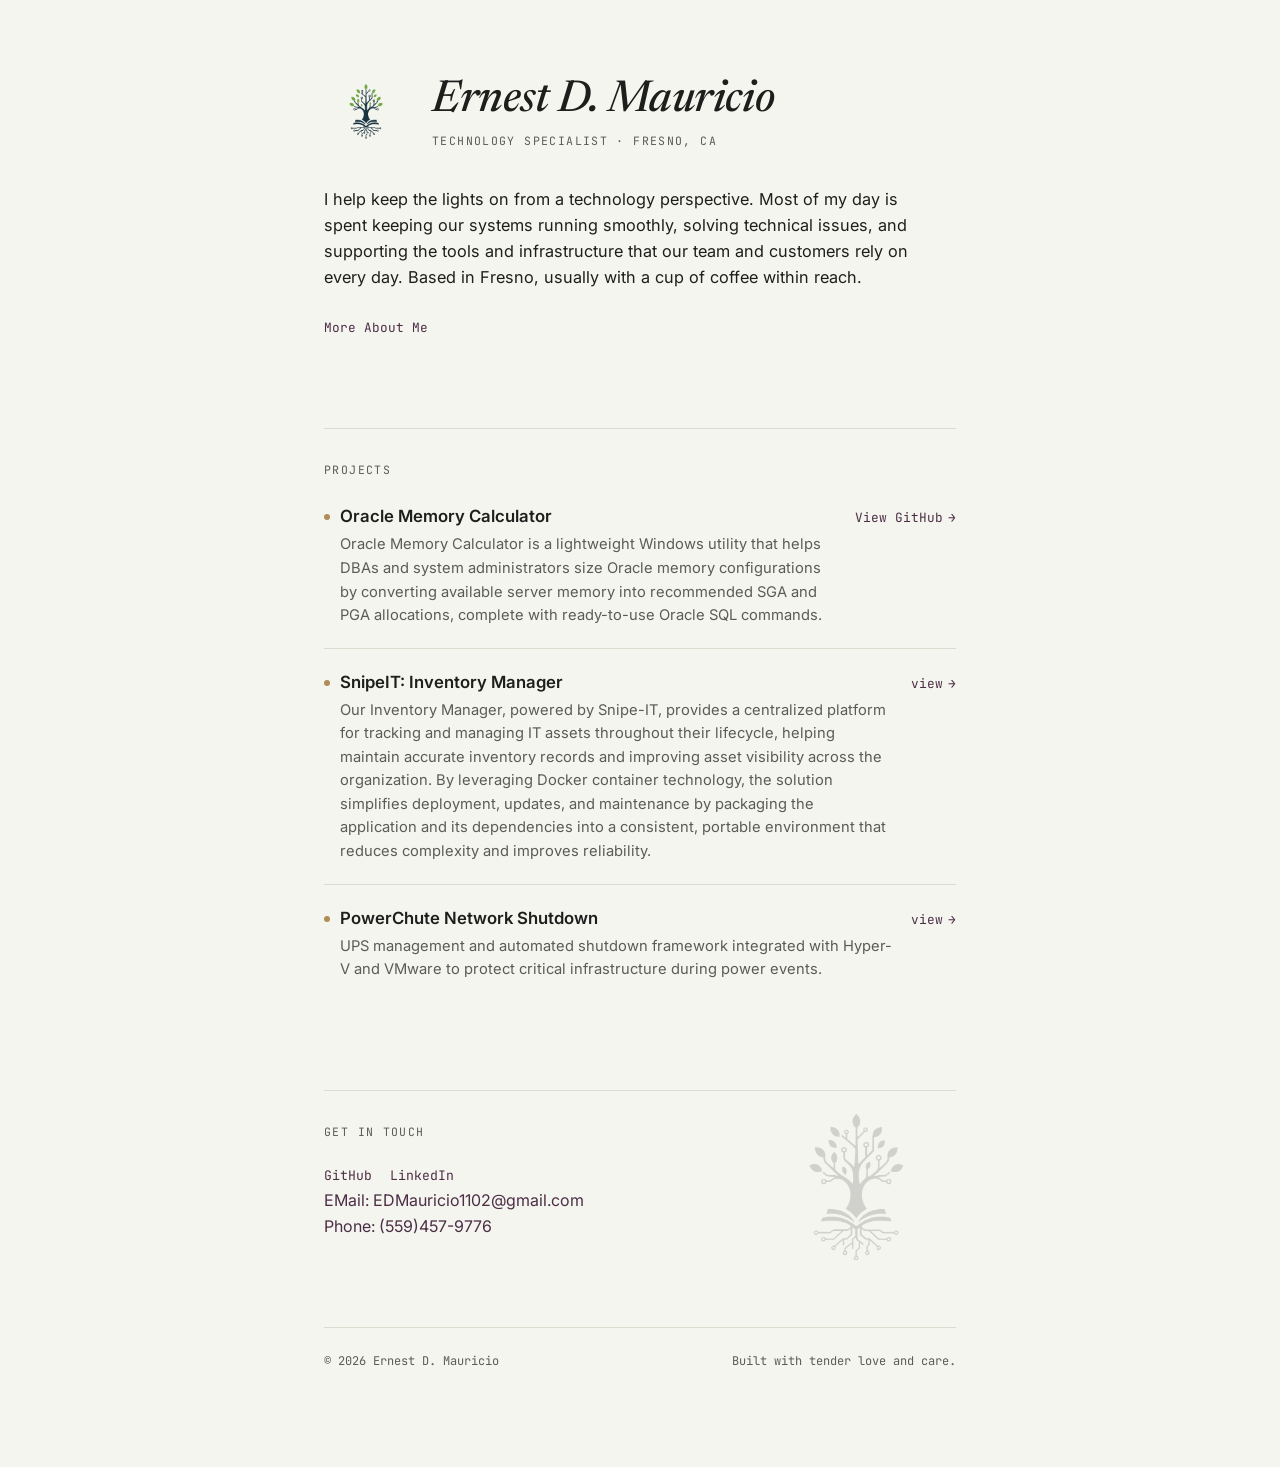
<file: index.html>
<!DOCTYPE html>
<html lang="en">
<head>
<meta charset="UTF-8">
<meta name="viewport" content="width=device-width, initial-scale=1.0">
<title>Ernest D. Mauricio - Technician &amp; Engineer</title>
<meta name="description" content="Personal site of Ernest D. Mauricio, technology specialist and engineer.">

<link rel="preconnect" href="https://fonts.googleapis.com">
<link rel="preconnect" href="https://fonts.gstatic.com" crossorigin>
<link href="https://fonts.googleapis.com/css2?family=Newsreader:ital,wght@0,400;0,500;1,400;1,500&family=Inter:wght@400;500;600&family=JetBrains+Mono:wght@400;500&display=swap" rel="stylesheet">
<link rel="stylesheet" href="styles.css">
</head>
<body>

<div class="container">

  <!-- ===== Hero ===== -->
  <header class="hero reveal">
    <img class="seal" src="images/tran_logo.png" alt="Ernest D. Mauricio logo — a tree with circuit-pattern roots growing from an open book">
    <div class="hero-text">
      <h1>Ernest D. Mauricio</h1>
      <p class="role mono-label">Technology Specialist · Fresno, CA</p>
    </div>
  </header>

  <p class="bio reveal">
    I help keep the lights on from a technology perspective. Most of my day is spent keeping our systems running smoothly,
    solving technical issues, and supporting the tools and infrastructure that our team and customers rely on every day.
    Based in Fresno, usually with a cup of coffee within reach.
  </p>

  <a class="project-link reveal" href="timeline.html">More About Me</a>

  <!-- ===== Projects ===== -->
  <hr class="rule">
  <section aria-labelledby="work-label">
    <span class="mono-label" id="work-label">Projects</span>

    <div class="project reveal">
      <div class="project-main">
        <span class="project-dot" aria-hidden="true"></span>
        <div>
          <p class="project-title">Oracle Memory Calculator</p>
          <p class="project-desc">Oracle Memory Calculator is a lightweight Windows utility that helps DBAs and system administrators
                                  size Oracle memory configurations by converting available server memory into recommended SGA and PGA
                                  allocations, complete with ready-to-use Oracle SQL commands.</p>
        </div>
      </div>
      <a class="project-link" href="https://github.com/EMauricio1102/Oracle-Memory-Calculator/tree/main" target="_blank" rel="noopener">View GitHub <span class="arrow">→</span></a>
    </div>

    <div class="project reveal">
      <div class="project-main">
        <span class="project-dot" aria-hidden="true"></span>
        <div>
          <p class="project-title">SnipeIT: Inventory Manager</p>
          <p class="project-desc">Our Inventory Manager, powered by Snipe-IT, provides a centralized platform for tracking and managing
                                  IT assets throughout their lifecycle, helping maintain accurate inventory records and improving asset
                                  visibility across the organization. By leveraging Docker container technology, the solution simplifies
                                  deployment, updates, and maintenance by packaging the application and its dependencies into a consistent,
                                  portable environment that reduces complexity and improves reliability.</p>
        </div>
      </div>
      <a class="project-link" href="project-asset-inventory.html">view <span class="arrow">→</span></a>
    </div>

    <div class="project reveal">
      <div class="project-main">
        <span class="project-dot" aria-hidden="true"></span>
        <div>
          <p class="project-title">PowerChute Network Shutdown</p>
          <p class="project-desc">UPS management and automated shutdown framework integrated with Hyper-V and VMware to protect critical infrastructure during power events.</p>
        </div>
      </div>
      <a class="project-link" href="project-powerchute.html">view <span class="arrow">→</span></a>
    </div>
  </section>

  <!-- ===== Contact ===== -->
  <hr class="rule">
  <section class="contact-wrap" aria-labelledby="contact-label" id="contact">
    <span class="mono-label" id="contact-label">Get in touch</span>

    <nav class="links-row reveal" aria-label="External profiles">
      <a href="https://github.com/EMauricio1102/" target="_blank" rel="noopener">GitHub</a>
      <a href="https://www.linkedin.com/in/ernest-mauricio" target="_blank" rel="noopener">LinkedIn</a>
    </nav>

    <section> <a>EMail: EDMauricio1102@gmail.com</a> </section>
    <section> <a>Phone: (559)457-9776</a> </section>
      
    <img class="watermark" src="images/mono_logo.png" alt="" aria-hidden="true">
  </section>

  <footer>
    <span>&copy; 2026 Ernest D. Mauricio</span>
    <span>Built with tender love and care.</span>
  </footer>

</div>

<script src="script.js"></script>
</body>
</html>
</file>
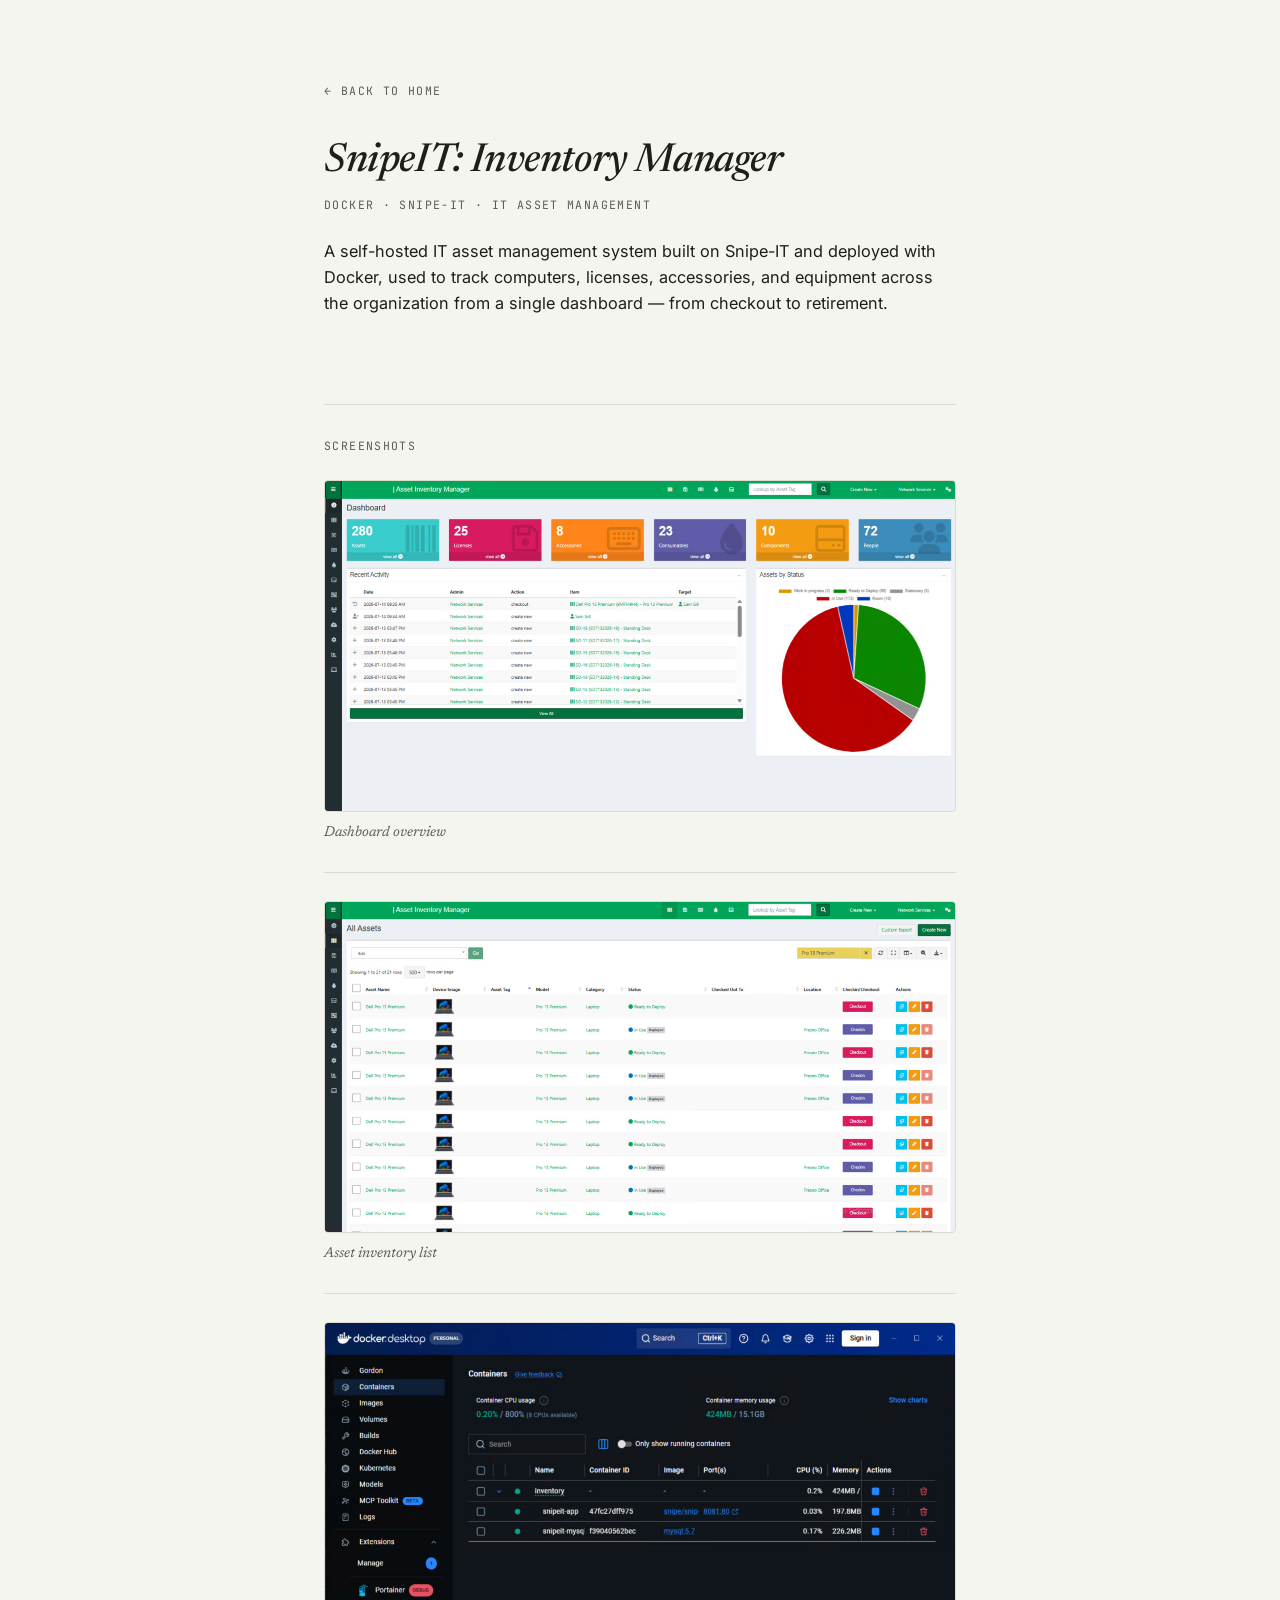
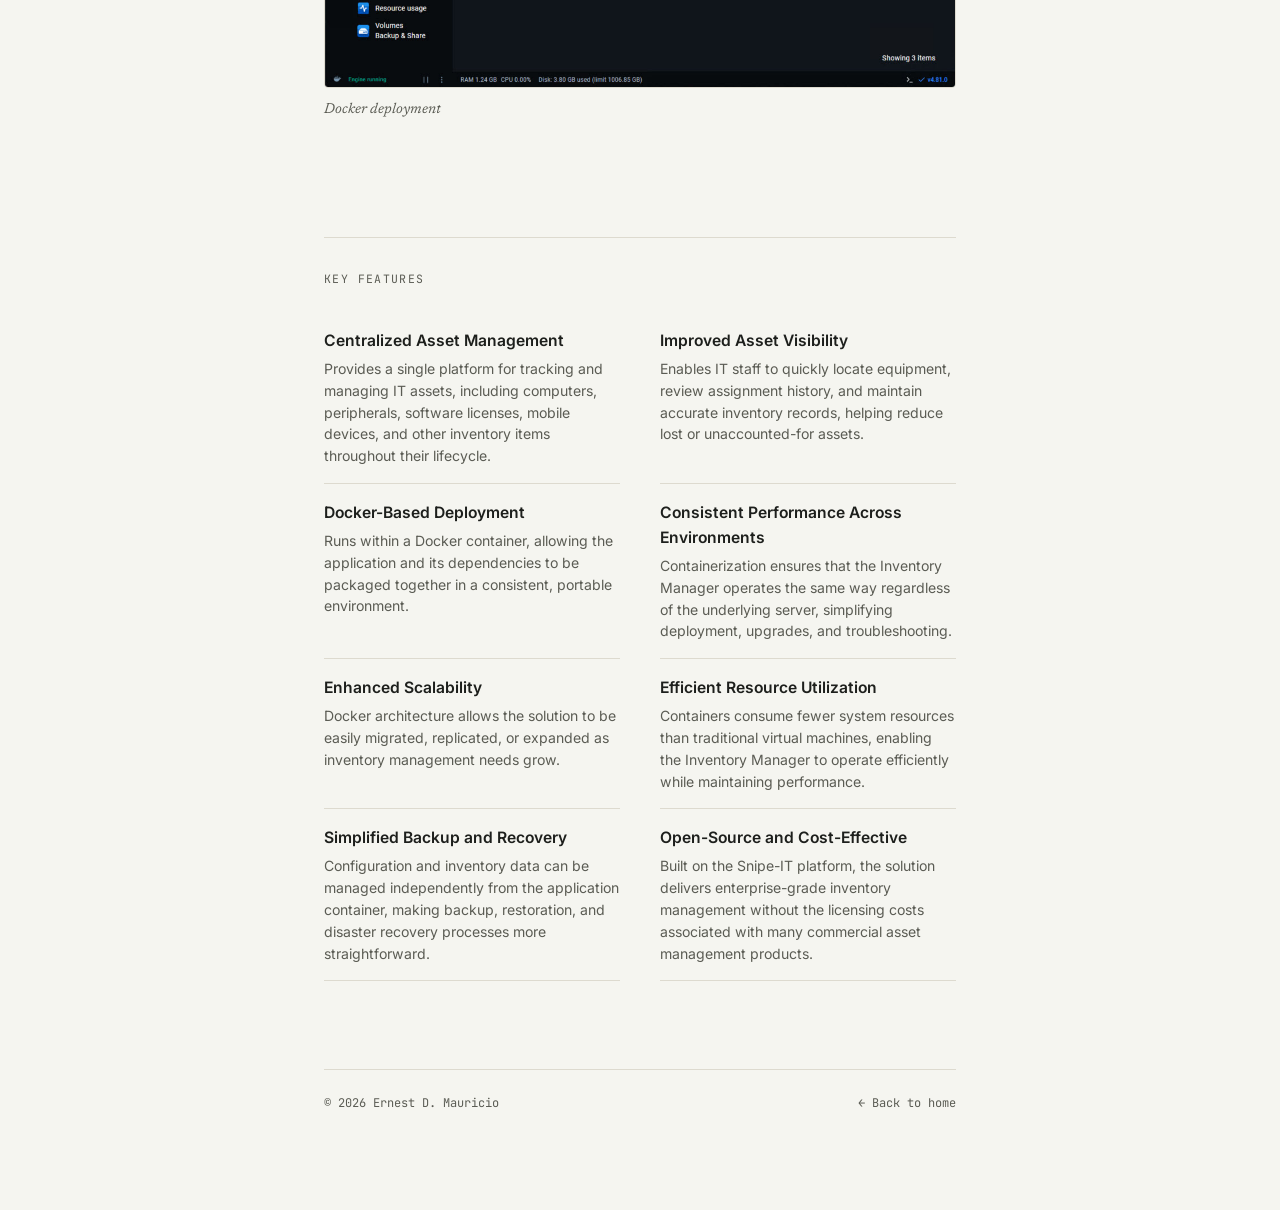
<file: project-asset-inventory.html>
<!DOCTYPE html>
<html lang="en">
<head>
<meta charset="UTF-8">
<meta name="viewport" content="width=device-width, initial-scale=1.0">
<title>SnipeIT: Inventory Manager — Ernest D. Mauricio</title>
<meta name="description" content="A self-hosted IT asset management system built on Snipe-IT, deployed with Docker.">

<link rel="preconnect" href="https://fonts.googleapis.com">
<link rel="preconnect" href="https://fonts.gstatic.com" crossorigin>
<link href="https://fonts.googleapis.com/css2?family=Newsreader:ital,wght@0,400;0,500;1,400;1,500&family=Inter:wght@400;500;600&family=JetBrains+Mono:wght@400;500&display=swap" rel="stylesheet">
<link rel="stylesheet" href="styles.css">
</head>
<body>

<div class="container">

  <a class="back-link mono-label reveal" href="index.html">&larr; Back to home</a>

  <header class="project-hero reveal">
    <h1 class="page-title">SnipeIT: Inventory Manager</h1>
    <p class="mono-label">Docker &middot; Snipe-IT &middot; IT Asset Management</p>
  </header>

  <p class="bio reveal">
    A self-hosted IT asset management system built on Snipe-IT and deployed with Docker,
    used to track computers, licenses, accessories, and equipment across the organization
    from a single dashboard — from checkout to retirement.
  </p>

  <!-- ===== Screenshots ===== -->
  <hr class="rule">
  <section aria-labelledby="gallery-label">
    <span class="mono-label" id="gallery-label">Screenshots</span>
    <div class="gallery">
      <figure class="reveal">
        <img src="images/home_page.jpg" alt="Asset Inventory Manager dashboard showing counts of assets, licenses, accessories, consumables, components, and people, a recent activity log, and an assets-by-status pie chart">
        <figcaption class="mono-label">Dashboard overview</figcaption>
      </figure>
      <figure class="reveal">
        <img src="images/asset_page.jpg" alt="All Assets table listing laptops with model, category, status, checkout state, and office location">
        <figcaption class="mono-label">Asset inventory list</figcaption>
      </figure>
      <figure class="reveal">
        <img src="images/docker_desktop.jpg" alt="Docker Desktop showing the running containers for the inventory app and its MySQL database, with CPU and memory usage">
        <figcaption class="mono-label">Docker deployment</figcaption>
      </figure>
    </div>
  </section>

  <!-- ===== Key features ===== -->
  <hr class="rule">
  <section aria-labelledby="features-label">
    <span class="mono-label" id="features-label">Key features</span>
    <div class="feature-list">

      <div class="feature reveal">
        <p class="feature-term">Centralized Asset Management</p>
        <p class="feature-desc">Provides a single platform for tracking and managing IT assets, including computers, peripherals, software licenses, mobile devices, and other inventory items throughout their lifecycle.</p>
      </div>

      <div class="feature reveal">
        <p class="feature-term">Improved Asset Visibility</p>
        <p class="feature-desc">Enables IT staff to quickly locate equipment, review assignment history, and maintain accurate inventory records, helping reduce lost or unaccounted-for assets.</p>
      </div>

      <div class="feature reveal">
        <p class="feature-term">Docker-Based Deployment</p>
        <p class="feature-desc">Runs within a Docker container, allowing the application and its dependencies to be packaged together in a consistent, portable environment.</p>
      </div>

      <div class="feature reveal">
        <p class="feature-term">Consistent Performance Across Environments</p>
        <p class="feature-desc">Containerization ensures that the Inventory Manager operates the same way regardless of the underlying server, simplifying deployment, upgrades, and troubleshooting.</p>
      </div>

      <div class="feature reveal">
        <p class="feature-term">Enhanced Scalability</p>
        <p class="feature-desc">Docker architecture allows the solution to be easily migrated, replicated, or expanded as inventory management needs grow.</p>
      </div>

      <div class="feature reveal">
        <p class="feature-term">Efficient Resource Utilization</p>
        <p class="feature-desc">Containers consume fewer system resources than traditional virtual machines, enabling the Inventory Manager to operate efficiently while maintaining performance.</p>
      </div>

      <div class="feature reveal">
        <p class="feature-term">Simplified Backup and Recovery</p>
        <p class="feature-desc">Configuration and inventory data can be managed independently from the application container, making backup, restoration, and disaster recovery processes more straightforward.</p>
      </div>

      <div class="feature reveal">
        <p class="feature-term">Open-Source and Cost-Effective</p>
        <p class="feature-desc">Built on the Snipe-IT platform, the solution delivers enterprise-grade inventory management without the licensing costs associated with many commercial asset management products.</p>
      </div>

    </div>
  </section>

  <footer>
    <span>&copy; 2026 Ernest D. Mauricio</span>
    <a href="index.html">&larr; Back to home</a>
  </footer>

</div>

<script src="script.js"></script>
</body>
</html>
</file>
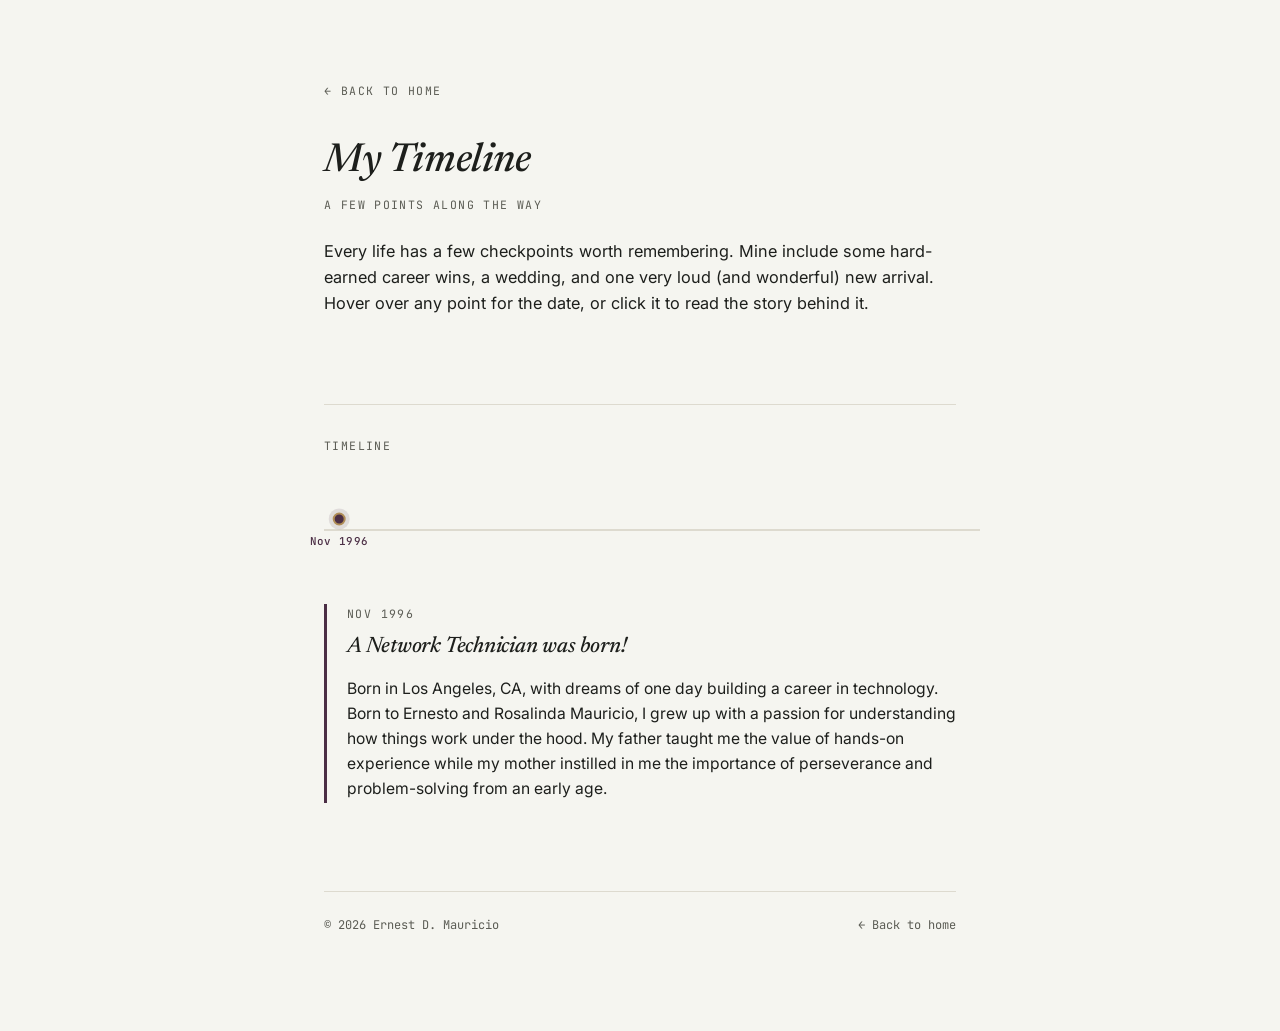
<file: timeline.html>
<!DOCTYPE html>
<html lang="en">
<head>
<meta charset="UTF-8">
<meta name="viewport" content="width=device-width, initial-scale=1.0">
<title>Timeline — Ernest D. Mauricio</title>
<meta name="description" content="A timeline of milestones from Ernest D. Mauricio's career and life.">

<link rel="preconnect" href="https://fonts.googleapis.com">
<link rel="preconnect" href="https://fonts.gstatic.com" crossorigin>
<link href="https://fonts.googleapis.com/css2?family=Newsreader:ital,wght@0,400;0,500;1,400;1,500&family=Inter:wght@400;500;600&family=JetBrains+Mono:wght@400;500&display=swap" rel="stylesheet">
<link rel="stylesheet" href="styles.css">
</head>
<body>

<div class="container">

  <a class="back-link mono-label reveal" href="index.html">&larr; Back to home</a>

  <header class="project-hero reveal">
    <h1 class="page-title">My Timeline</h1>
    <p class="mono-label">A few points along the way</p>
  </header>

  <p class="bio reveal">
    Every life has a few checkpoints worth remembering. Mine include some hard-earned career wins, a wedding, and one very loud (and wonderful) new arrival. Hover over any point for the date, or click it to read the story behind it.
  </p>

  <!-- ===== Timeline ===== -->
  <hr class="rule">
  <section aria-labelledby="timeline-label" class="reveal">
    <span class="mono-label" id="timeline-label">Timeline</span>

    <div class="timeline-scroll">
      <div class="timeline-track" id="timeline-track">
        <div class="timeline-axis" aria-hidden="true"></div>
        <!-- markers injected by JS -->
      </div>
    </div>

    <div class="timeline-detail" id="timeline-detail">
      <!-- selected moment injected by JS -->
    </div>
  </section>

  <footer>
    <span>&copy; 2026 Ernest D. Mauricio</span>
    <a href="index.html">&larr; Back to home</a>
  </footer>

</div>

<script src="script.js"></script>
<script>
(function () {
  // ---- Edit this list to permanently add, remove, or change moments. ----
  // Date format is 'YYYY-MM'.
  var TIMELINE_EVENTS = [
    { date: '1996-11', title: 'A Network Technician was born!',
     description: 'Born in Los Angeles, CA, with dreams of one day building a career in technology. Born to Ernesto and Rosalinda Mauricio, I grew up with a passion for understanding how things work under the hood. My father taught me the value of hands-on experience while my mother instilled in me the importance of perseverance and problem-solving from an early age.'},
    { date: '2010-11', title: 'Building my first computer.',
     description: 'At the tender age of 14, I built my first computer from scratch, learning the intricacies of hardware components and their interactions. This project sparked my interest in technology and laid the foundation for my future career in network administration.'},
    { date: '2018-08', title: 'Diving into the world of competitive ESports',
     description: 'I discovered my love for competitive gaming and joined my first ever Overwatch team representing Fresno State University. This experience taught me valuable lessons in teamwork, strategy, and resilience. Competing at a high level required dedication, practice, and the ability to adapt to rapidly changing situations, skills that would later prove invaluable in my professional career.'},
    { date: '2019-06', title: 'Fresh out of college, with a chip on my shoulder.',
     description: 'After graduating from California State University, Fresno with a Bachelors degree in Computer Science, I was eager to start my career in technology. I faced the challenges of entering the workforce during a competitive job market, but my determination and passion for technology drove me to seek out opportunities where I could apply my skills and continue learning.'},
    { date: '2021-04', title: 'First professional role as a Network Technician.',
     description: 'I began my career as a Network Technician, where I was able to apply my knowledge and skills in a real-world setting. This role allowed me to gain valuable experience in network administration and troubleshooting, while also contributing to the success of the organization.'},
    { date: '2024-12', title: 'My first major project as a Network Technician.',
     description: 'I led the implementation of a new network infrastructure that improved overall performance and reliability. This project required extensive planning, coordination with various teams, and hands-on execution to ensure a successful deployment.'},
    { date: '2025-03', title: 'My Magnum Opus: Asset Management System.',
     description: 'My first major project utilzing Docker containers to deploy simple yet complex applications. I discovered the power of Snipe-IT, a Docker Container, developed by Grokability. Implementing this project allowed me to streamline asset management processes, improve inventory tracking, and enhance overall efficiency within the organization. It was a significant milestone in my career, showcasing my ability to leverage modern technologies to solve real-world problems.'},
    { date: '2025-08', title: "Life's Promise of Committment",
     description: "After 3 long years, I settle down and make life's true promise and marry the woman of my dreams. This moment taught me how to be committed and devoted to my life partner. Truly learning from one another, this moment of life had lead me to become more determined and confident with myself as I traverse through life's toughes hurdles."},
    { date: '2026-05', title: 'The birth of my son, Elliot',
     description: 'Welcoming my son, Elliot, into the world was a life-changing experience. Becoming a parent has brought immense joy and responsibility, and it has inspired me to continue growing both personally and professionally. This milestone has reinforced the importance of work-life balance and the value of cherishing every moment with loved ones.'}
  ];

  var track = document.getElementById('timeline-track');
  var detail = document.getElementById('timeline-detail');
  var activeEvent = null;

  function parseDate(str) {
    var parts = str.split('-');
    return new Date(parseInt(parts[0], 10), (parseInt(parts[1], 10) || 1) - 1, 1).getTime();
  }

  function formatLabel(str) {
    var parts = str.split('-');
    var months = ['Jan','Feb','Mar','Apr','May','Jun','Jul','Aug','Sep','Oct','Nov','Dec'];
    var m = parseInt(parts[1], 10);
    return (m ? months[m - 1] + ' ' : '') + parts[0];
  }

  function escapeHtml(str) {
    var div = document.createElement('div');
    div.textContent = str;
    return div.innerHTML;
  }

  function render() {
    TIMELINE_EVENTS.sort(function (a, b) { return parseDate(a.date) - parseDate(b.date); });
    if (!activeEvent) activeEvent = TIMELINE_EVENTS[0];

    var times = TIMELINE_EVENTS.map(function (e) { return parseDate(e.date); });
    var minT = Math.min.apply(null, times);
    var maxT = Math.max.apply(null, times);
    var pad = (maxT - minT) * 0.01 || 1;
    var pMin = minT - pad;
    var pMax = maxT + pad;

    track.style.minWidth = Math.max(900, TIMELINE_EVENTS.length * 170) + 'px';
    track.querySelectorAll('.timeline-marker').forEach(function (m) { m.remove(); });

    TIMELINE_EVENTS.forEach(function (evt) {
      var pct = pMax === pMin ? 50 : ((parseDate(evt.date) - pMin) / (pMax - pMin)) * 100;
      var isActive = evt === activeEvent;

      var btn = document.createElement('button');
      btn.type = 'button';
      btn.className = 'timeline-marker' + (isActive ? ' active' : '');
      btn.style.left = pct + '%';
      btn.setAttribute('aria-pressed', isActive ? 'true' : 'false');
      btn.setAttribute('aria-label', evt.title + ', ' + formatLabel(evt.date));

      var dot = document.createElement('span');
      dot.className = 'timeline-marker-dot';
      dot.setAttribute('aria-hidden', 'true');

      var year = document.createElement('span');
      year.className = 'timeline-marker-year';
      year.textContent = formatLabel(evt.date);

      btn.appendChild(dot);
      btn.appendChild(year);
      btn.addEventListener('click', function () {
        activeEvent = evt;
        render();
        btn.scrollIntoView({ behavior: 'smooth', inline: 'center', block: 'nearest' });
      });

      track.appendChild(btn);
    });

    renderDetail();
  }

  function renderDetail() {
    if (!activeEvent) { detail.innerHTML = ''; return; }
    detail.classList.remove('fade-in');
    void detail.offsetWidth; // restart animation
    detail.innerHTML =
      '<p class="mono-label timeline-detail-date">' + formatLabel(activeEvent.date) + '</p>' +
      '<p class="timeline-detail-title">' + escapeHtml(activeEvent.title) + '</p>' +
      '<p class="timeline-detail-desc">' + escapeHtml(activeEvent.description) + '</p>';
    detail.classList.add('fade-in');
  }

  render();
})();
</script>
</body>
</html>
</file>
<file: styles.css>
:root {
  --paper: #F5F5F0;
  --paper-2: #ECEAE2;
  --ink: #1D1F1C;
  --muted: #5B5C54;
  --plum: #4B2E45;
  --plum-dark: #38222F;
  --brass: #B08D57;
  --line: #DDDACF;
  --measure: 62ch;
  --gap-section: clamp(3.5rem, 8vw, 5.5rem);
}

* { box-sizing: border-box; }

/* ---------- Minimal scrollbars ---------- */
* {
  scrollbar-width: thin;
  scrollbar-color: var(--line) transparent;
}
*::-webkit-scrollbar {
  height: 6px;
  width: 6px;
}
*::-webkit-scrollbar-track {
  background: transparent;
}
*::-webkit-scrollbar-thumb {
  background: var(--line);
  border-radius: 999px;
}
*::-webkit-scrollbar-thumb:hover {
  background: var(--muted);
}

html { scroll-behavior: smooth; }

@media (prefers-reduced-motion: reduce) {
  html { scroll-behavior: auto; }
  *, *::before, *::after {
    animation-duration: 0.01ms !important;
    animation-iteration-count: 1 !important;
    transition-duration: 0.01ms !important;
  }
}

body {
  margin: 0;
  background: var(--paper);
  color: var(--ink);
  font-family: 'Inter', sans-serif;
  font-size: 16px;
  line-height: 1.6;
  -webkit-font-smoothing: antialiased;
}

.container {
  max-width: 680px;
  margin: 0 auto;
  padding: clamp(2.5rem, 6vw, 5rem) 1.5rem 6rem;
}

.mono-label {
  font-family: 'JetBrains Mono', monospace;
  font-size: 0.72rem;
  letter-spacing: 0.12em;
  text-transform: uppercase;
  color: var(--muted);
}

a {
  color: var(--plum);
  text-decoration: none;
}

/* ---------- Reveal-on-scroll ---------- */
.reveal {
  opacity: 0;
  transform: translateY(14px);
  transition: opacity 0.6s ease, transform 0.6s ease;
}
.reveal.in-view {
  opacity: 1;
  transform: translateY(0);
}

/* ---------- Back link (sub-pages) ---------- */
.back-link {
  display: inline-block;
  margin-bottom: 2.5rem;
  color: var(--muted);
  transition: color 0.25s ease;
}
.back-link:hover,
.back-link:focus-visible {
  color: var(--plum);
}

/* ---------- Hero ---------- */
.hero {
  display: flex;
  align-items: flex-start;
  gap: 1.5rem;
  margin-bottom: 2.25rem;
}

.seal {
  flex: none;
  width: 84px;
  height: auto;
}

.hero-text h1,
.page-title {
  font-family: 'Newsreader', serif;
  font-style: italic;
  font-weight: 500;
  font-size: clamp(2.1rem, 5.5vw, 2.75rem);
  line-height: 1.1;
  margin: 0 0 0.4rem;
  letter-spacing: -0.01em;
}

.page-title {
  font-size: clamp(1.9rem, 5.5vw, 2.5rem);
}

.hero-text .role {
  margin: 0;
}

.project-hero {
  margin-bottom: 1.5rem;
}

.bio {
  max-width: var(--measure);
  color: var(--ink);
  font-size: 1.02rem;
  margin: 0 0 1.5rem;
}

.links-row {
  display: flex;
  flex-wrap: wrap;
  gap: 1.1rem;
  font-family: 'JetBrains Mono', monospace;
  font-size: 0.82rem;
}

.links-row a,
.contact-line {
  position: relative;
  padding-bottom: 2px;
  background-image: linear-gradient(var(--plum), var(--plum));
  background-position: 0 100%;
  background-repeat: no-repeat;
  background-size: 0% 1px;
  transition: background-size 0.3s ease;
}
.links-row a:hover,
.links-row a:focus-visible,
.contact-line:hover,
.contact-line:focus-visible {
  background-size: 100% 1px;
}

/* ---------- Dividers & section labels ---------- */
hr.rule {
  border: none;
  border-top: 1px solid var(--line);
  margin: var(--gap-section) 0 2rem;
}

section > .mono-label {
  display: block;
  margin-bottom: 1.5rem;
}

/* ---------- Projects ---------- */
.project {
  display: flex;
  justify-content: space-between;
  align-items: baseline;
  gap: 1rem;
  padding: 1.25rem 0;
  border-bottom: 1px solid var(--line);
}
.project:first-of-type { padding-top: 0; }
.project:last-of-type { border-bottom: none; }

.project-main {
  display: flex;
  gap: 0.65rem;
  align-items: baseline;
}

.project-dot {
  width: 6px;
  height: 6px;
  border-radius: 50%;
  background: var(--brass);
  flex: none;
  transform: translateY(-2px);
}

.project-title {
  font-size: 1.05rem;
  font-weight: 600;
  color: var(--ink);
  margin: 0 0 0.2rem;
}

.project-desc {
  margin: 0;
  color: var(--muted);
  font-size: 0.92rem;
}

.project-link {
  flex: none;
  font-family: 'JetBrains Mono', monospace;
  font-size: 0.8rem;
  white-space: nowrap;
  display: inline-flex;
  align-items: center;
  gap: 0.3rem;
}

.project-link .arrow {
  display: inline-block;
  transition: transform 0.25s ease;
}
.project-link:hover .arrow,
.project-link:focus-visible .arrow {
  transform: translateX(3px);
}

/* ---------- Gallery (project sub-pages) ---------- */
.gallery {
  display: flex;
  flex-direction: column;
}
.gallery figure {
  margin: 0;
  padding: 1.75rem 0;
  border-bottom: 1px solid var(--line);
}
.gallery figure:first-of-type {
  padding-top: 0;
}
.gallery figure:last-of-type {
  border-bottom: none;
}
.gallery img {
  width: 100%;
  height: auto;
  display: block;
  border: 1px solid var(--line);
  border-radius: 4px;
}
.gallery figcaption {
  margin-top: 0.6rem;
  font-family: 'Newsreader', serif;
  font-style: italic;
  font-weight: 400;
  font-size: 0.9rem;
  letter-spacing: 0;
  text-transform: none;
  color: var(--muted);
}

/* ---------- Feature list (project sub-pages) ---------- */
.feature-list {
  display: grid;
  grid-template-columns: 1fr;
  gap: 0;
}
@media (min-width: 640px) {
  .feature-list {
    grid-template-columns: 1fr 1fr;
    column-gap: 2.5rem;
  }
}
.feature {
  padding: 1rem 0;
  border-bottom: 1px solid var(--line);
}
.feature-term {
  font-weight: 600;
  color: var(--ink);
  font-size: 0.98rem;
  margin: 0 0 0.3rem;
}
.feature-desc {
  margin: 0;
  color: var(--muted);
  font-size: 0.88rem;
  line-height: 1.55;
}

/* ---------- Category groups (project sub-pages) ---------- */
.category {
  padding: 1.75rem 0;
  border-bottom: 1px solid var(--line);
}
.category:first-of-type {
  padding-top: 0;
}
.category:last-of-type {
  border-bottom: none;
}
.category-title {
  font-weight: 600;
  color: var(--ink);
  font-size: 1.05rem;
  margin: 0 0 0.85rem;
}
.category-list {
  list-style: none;
  margin: 0;
  padding: 0;
  display: grid;
  gap: 0.6rem;
}
@media (min-width: 560px) {
  .category-list {
    grid-template-columns: 1fr 1fr;
    column-gap: 1.75rem;
  }
}
.category-list li {
  position: relative;
  padding-left: 1.15rem;
  color: var(--muted);
  font-size: 0.92rem;
  line-height: 1.55;
}
.category-list li::before {
  content: "";
  position: absolute;
  left: 0;
  top: 0.6em;
  width: 5px;
  height: 5px;
  border-radius: 50%;
  background: var(--brass);
}

/* ---------- Form fields (shared) ---------- */
.field {
  display: flex;
  flex-direction: column;
  gap: 0.4rem;
}
.field label {
  font-family: 'JetBrains Mono', monospace;
  font-size: 0.72rem;
  letter-spacing: 0.08em;
  text-transform: uppercase;
  color: var(--muted);
}
.field input,
.field textarea {
  font-family: 'Inter', sans-serif;
  font-size: 1rem;
  color: var(--ink);
  background: transparent;
  border: none;
  border-bottom: 1px solid var(--line);
  padding: 0.5rem 0.1rem;
  outline: none;
  transition: border-color 0.25s ease;
}
.field textarea {
  resize: vertical;
  min-height: 80px;
  line-height: 1.5;
}
.field input:focus,
.field textarea:focus {
  border-color: var(--plum);
}
.field input:focus-visible,
.field textarea:focus-visible {
  outline: 2px solid var(--brass);
  outline-offset: 3px;
}

.btn-primary {
  justify-self: start;
  font-family: 'JetBrains Mono', monospace;
  font-size: 0.85rem;
  letter-spacing: 0.04em;
  background: var(--plum);
  color: var(--paper);
  border: 1px solid var(--plum);
  padding: 0.75rem 1.6rem;
  cursor: pointer;
  transition: background 0.25s ease, transform 0.15s ease;
}
.btn-primary:hover {
  background: var(--plum-dark);
}
.btn-primary:active {
  transform: translateY(1px);
}
.btn-primary:focus-visible {
  outline: 2px solid var(--brass);
  outline-offset: 3px;
}

.status-note {
  font-family: 'JetBrains Mono', monospace;
  font-size: 0.78rem;
  color: var(--muted);
  min-height: 1.2em;
}

/* ---------- Timeline ---------- */
.timeline-scroll {
  overflow-x: auto;
  margin: 0 -1.5rem;
  padding: 0.5rem 1.5rem 1.25rem;
  -webkit-overflow-scrolling: touch;
}
.timeline-track {
  position: relative;
  height: 84px;
}
.timeline-axis {
  position: absolute;
  left: 0;
  right: 0;
  top: 50%;
  height: 2px;
  background: var(--line);
  transform: translateY(-50%);
}
.timeline-marker {
  position: absolute;
  top: 50%;
  transform: translate(-50%, -50%);
  display: flex;
  flex-direction: column;
  align-items: center;
  gap: 0.5rem;
  background: none;
  border: none;
  cursor: pointer;
  padding: 0.5rem;
}
.timeline-marker-dot {
  width: 11px;
  height: 11px;
  border-radius: 50%;
  background: var(--paper);
  border: 2px solid var(--muted);
  transition: all 0.25s ease;
}
.timeline-marker.active .timeline-marker-dot {
  background: var(--plum);
  border-color: var(--brass);
  width: 13px;
  height: 13px;
  box-shadow: 0 0 0 4px rgba(75, 46, 69, 0.12);
}
.timeline-marker:hover .timeline-marker-dot,
.timeline-marker:focus-visible .timeline-marker-dot {
  border-color: var(--plum);
}
.timeline-marker:focus-visible {
  outline: 2px solid var(--brass);
  outline-offset: 4px;
  border-radius: 8px;
}
.timeline-marker-year {
  font-family: 'JetBrains Mono', monospace;
  font-size: 0.68rem;
  color: var(--muted);
  letter-spacing: 0.03em;
  white-space: nowrap;
  opacity: 0;
  transition: opacity 0.2s ease;
}
.timeline-marker:hover .timeline-marker-year,
.timeline-marker:focus-visible .timeline-marker-year,
.timeline-marker.active .timeline-marker-year {
  opacity: 1;
}
.timeline-marker.active .timeline-marker-year {
  color: var(--plum);
  font-weight: 500;
}

.timeline-detail {
  border-left: 3px solid var(--plum);
  padding: 0.1rem 0 0.1rem 1.25rem;
  margin-top: 0.75rem;
}
.timeline-detail-date {
  margin: 0 0 0.4rem;
}
.timeline-detail-title {
  font-family: 'Newsreader', serif;
  font-style: italic;
  font-weight: 500;
  font-size: 1.4rem;
  color: var(--ink);
  margin: 0 0 0.6rem;
  letter-spacing: -0.01em;
}
.timeline-detail-desc {
  margin: 0;
  color: var(--ink);
  font-size: 0.98rem;
  max-width: var(--measure);
  line-height: 1.6;
}
.timeline-detail.fade-in {
  animation: detailFade 0.4s ease;
}
@keyframes detailFade {
  from { opacity: 0; transform: translateY(6px); }
  to { opacity: 1; transform: translateY(0); }
}

/* ---------- Contact ---------- */
.contact-wrap {
  position: relative;
}

.contact-wrap .watermark {
  position: absolute;
  top: -20px;
  right: -10px;
  width: 220px;
  height: auto;
  opacity: 0.15;
  pointer-events: none;
  z-index: 0;
}

.contact-info {
  position: relative;
  z-index: 1;
  display: flex;
  flex-direction: column;
  gap: 0.85rem;
}

.contact-line {
  font-family: 'Inter', sans-serif;
  font-size: 1.15rem;
  font-weight: 500;
  color: var(--ink);
  display: inline-block;
  width: fit-content;
}
.contact-line:hover,
.contact-line:focus-visible {
  color: var(--plum);
}
.contact-line:focus-visible {
  outline: 2px solid var(--brass);
  outline-offset: 4px;
}

footer {
  margin-top: var(--gap-section);
  padding-top: 1.5rem;
  border-top: 1px solid var(--line);
  font-family: 'JetBrains Mono', monospace;
  font-size: 0.75rem;
  color: var(--muted);
  display: flex;
  justify-content: space-between;
  flex-wrap: wrap;
  gap: 0.5rem;
}

footer a {
  color: var(--muted);
}
footer a:hover,
footer a:focus-visible {
  color: var(--plum);
}

@media (max-width: 480px) {
  .hero { gap: 1rem; }
  .seal { width: 54px; height: 54px; }
  .project {
    flex-direction: column;
    align-items: flex-start;
    gap: 0.35rem;
  }
}
</file>
